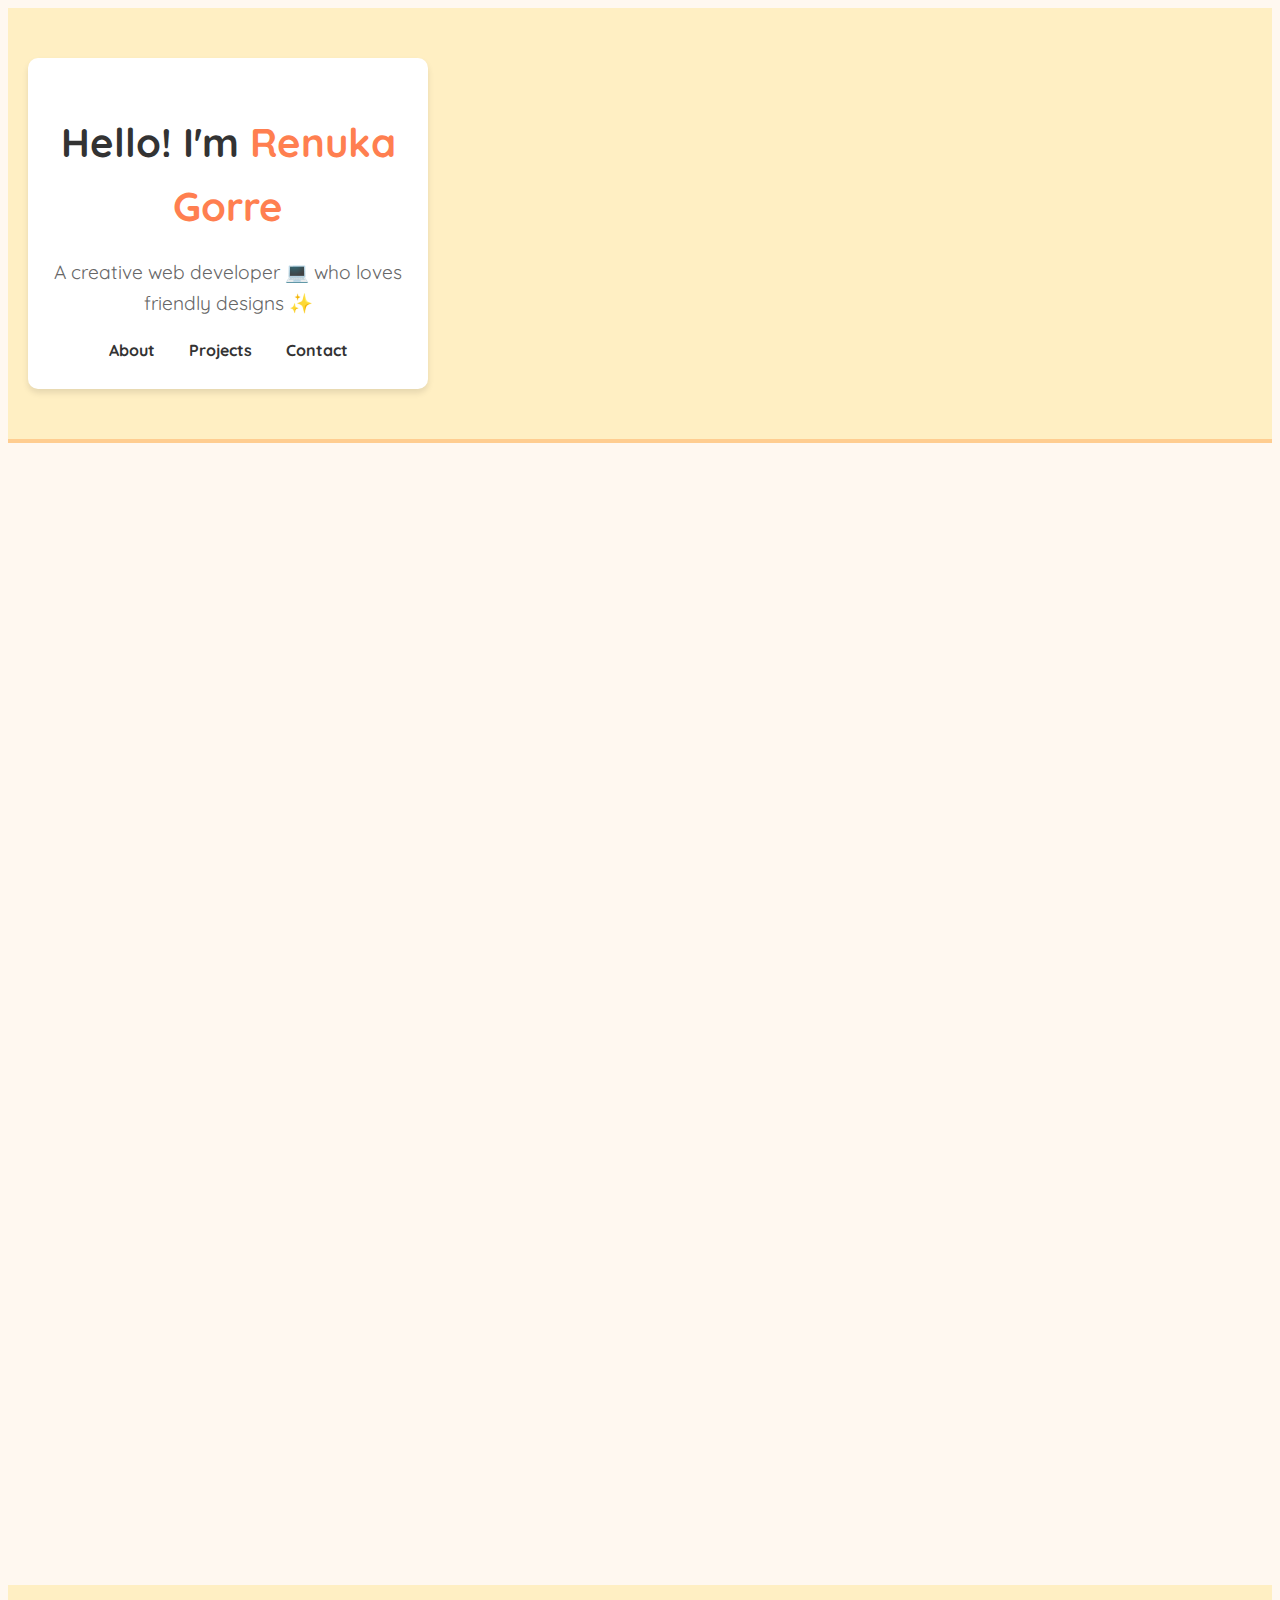
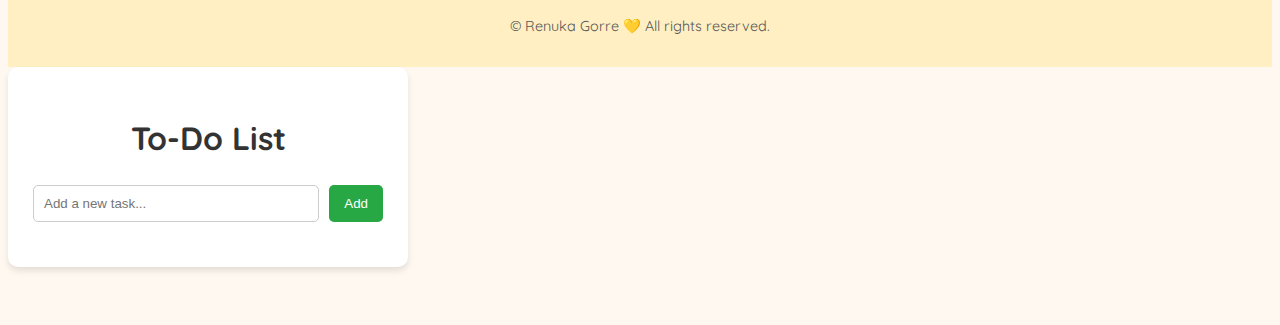
<file: index.html>
<!DOCTYPE html>
<html lang="en">
<head>
  <meta charset="UTF-8" />
  <meta name="viewport" content="width=device-width, initial-scale=1.0"/>
  <title>My Portfolio</title>
  <link rel="stylesheet" href="style.css" />
  <link href="https://fonts.googleapis.com/css2?family=Quicksand:wght@400;700&display=swap" rel="stylesheet">
  <script defer src="script.js"></script>
</head>
<body>
  <header>
    <div class="container">
      <h1>Hello! I'm <span class="highlight">Renuka Gorre</span></h1>
      <p class="subtitle">A creative web developer 💻 who loves friendly designs ✨</p>
      <nav>
        <a href="#about">About</a>
        <a href="#projects">Projects</a>
        <a href="#contact">Contact</a>
      </nav>
    </div>
  </header>

  <main>
    <section id="about" class="fade-section">
      <h2>🌱 About Me</h2>
      <p>I'm a cheerful front-end developer who enjoys turning ideas into user-friendly websites. I love clean code, coffee, and CSS animations! I’m a web developer with a love for clean code, modern design, and building digital experiences that make a difference. From responsive front-end interfaces to dynamic back-end systems, I enjoy the full spectrum of web development. Every line of code I write is driven by a desire to solve problems, improve user experiences, and continuously learn and grow in this ever-evolving field.</p>
    </section>

    <section id="projects" class="fade-section">
      <h2>🚀 Projects</h2>
      <div class="project">
        <h3>Portfolio Website</h3>
        <p>A happy and responsive portfolio site made with love, HTML, CSS & JavaScript.</p>
      </div>
      <div class="project">
        <h3>To-Do App</h3>
        <p>A friendly little app that helps users keep track of their daily tasks.</p>
      </div>
    </section>

    <section id="contact" class="fade-section">
      <h2>📬 Contact</h2>
      <p>Email: renukagorre80@gmail.com</p>
      <p>GitHub: <a href="https://github.com/Renuka618">github Profile</a></p>
      <p>Linkedin: <a href="https://www.linkedin.com/in/renuka-gorre-2b53212a5">Linkedin Profile</a></p>
      
      <a href=""D:\Resumes\cv.pdf">My Resume</a>
    </section>
  </main>

  <footer>
    <p>&copy; <span id="year"></span> Renuka Gorre 💛 All rights reserved.</p>
  </footer>

  <button id="backToTop">⬆</button>
  <title>To-Do List</title>
  <link rel="stylesheet" href="style.css" />
</head>
<body>
  <div class="container">
    <h1>To-Do List</h1>
    <div class="input-section">
      <input type="text" id="task-input" placeholder="Add a new task..." />
      <button onclick="addTask()">Add</button>
    </div>
    <ul id="task-list"></ul>
  </div>

  <script src="script.js"></script>
</body>
</html>
</file>
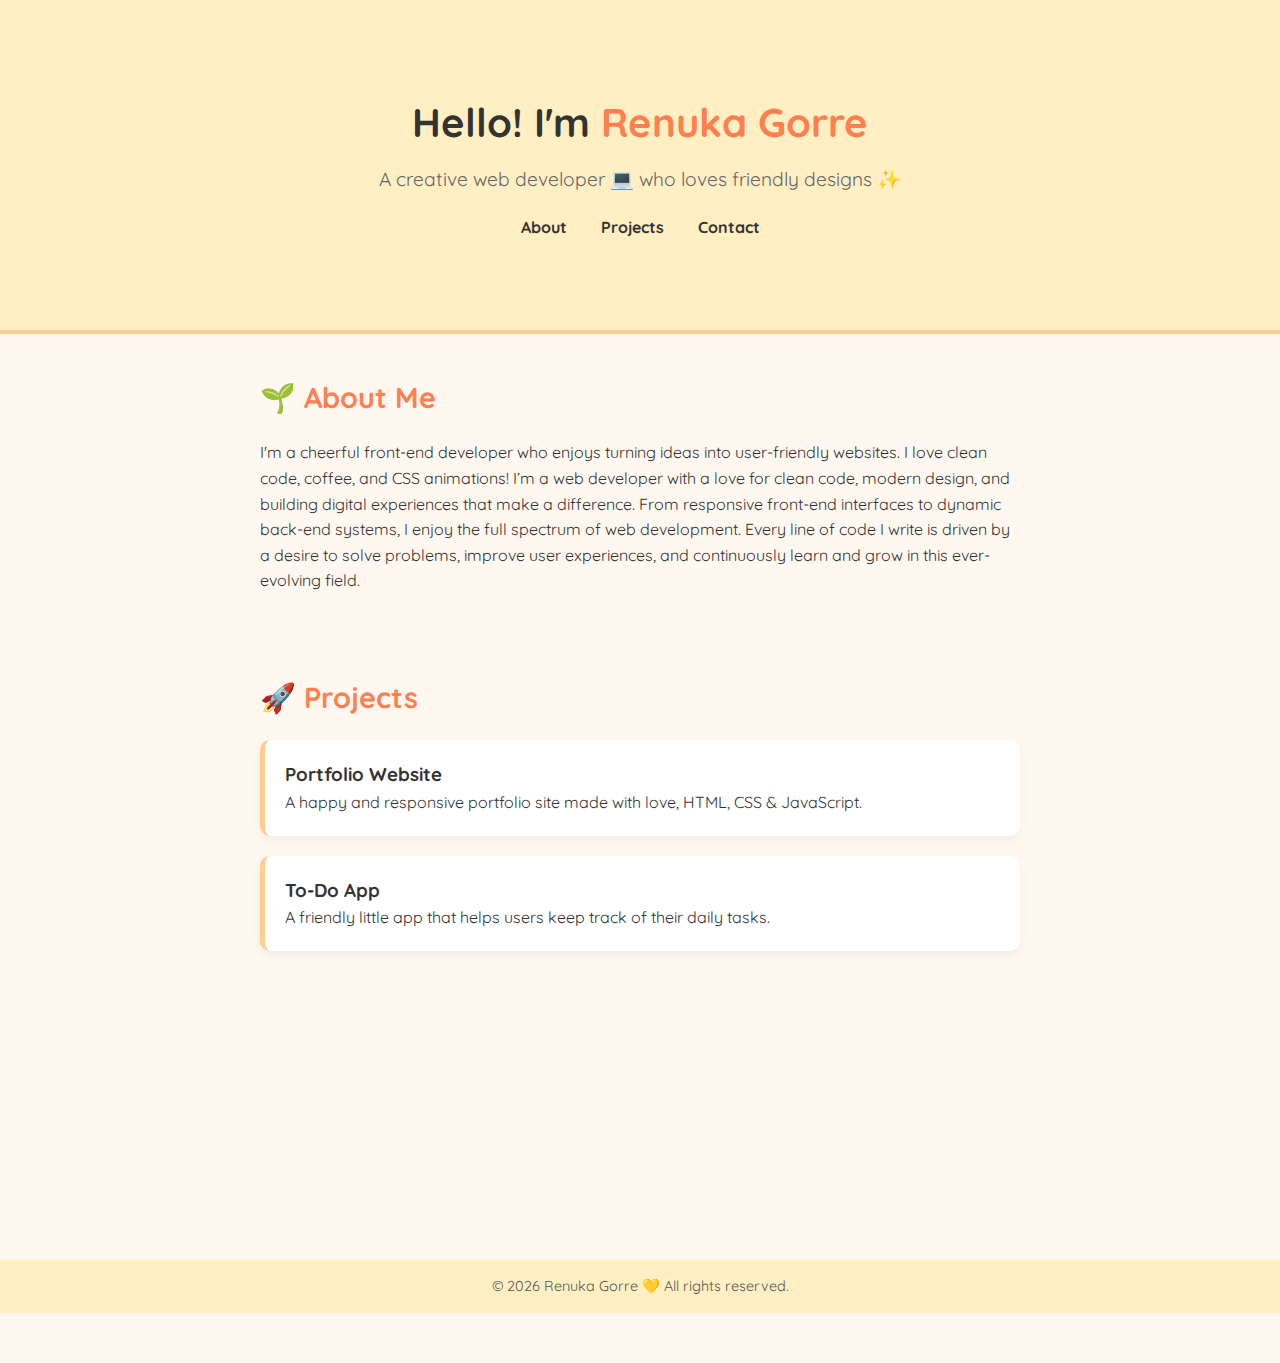
<file: Portfolio/index.html>
<!DOCTYPE html>
<html lang="en">
<head>
  <meta charset="UTF-8" />
  <meta name="viewport" content="width=device-width, initial-scale=1.0"/>
  <title>My Portfolio</title>
  <link rel="stylesheet" href="style.css" />
  <link href="https://fonts.googleapis.com/css2?family=Quicksand:wght@400;700&display=swap" rel="stylesheet">
  <script defer src="script.js"></script>
</head>
<body>
  <header>
    <div class="container">
      <h1>Hello! I'm <span class="highlight">Renuka Gorre</span></h1>
      <p class="subtitle">A creative web developer 💻 who loves friendly designs ✨</p>
      <nav>
        <a href="#about">About</a>
        <a href="#projects">Projects</a>
        <a href="#contact">Contact</a>
      </nav>
    </div>
  </header>

  <main>
    <section id="about" class="fade-section">
      <h2>🌱 About Me</h2>
      <p>I'm a cheerful front-end developer who enjoys turning ideas into user-friendly websites. I love clean code, coffee, and CSS animations! I’m a web developer with a love for clean code, modern design, and building digital experiences that make a difference. From responsive front-end interfaces to dynamic back-end systems, I enjoy the full spectrum of web development. Every line of code I write is driven by a desire to solve problems, improve user experiences, and continuously learn and grow in this ever-evolving field.</p>
    </section>

    <section id="projects" class="fade-section">
      <h2>🚀 Projects</h2>
      <div class="project">
        <h3>Portfolio Website</h3>
        <p>A happy and responsive portfolio site made with love, HTML, CSS & JavaScript.</p>
      </div>
      <div class="project">
        <h3>To-Do App</h3>
        <p>A friendly little app that helps users keep track of their daily tasks.</p>
      </div>
    </section>

    <section id="contact" class="fade-section">
      <h2>📬 Contact</h2>
      <p>Email: renukagorre80@gmail.com</p>
      <p>GitHub: <a href="https://github.com/Renuka618">github Profile</a></p>
      <p>Linkedin: <a href="https://www.linkedin.com/in/renuka-gorre-2b53212a5">Linkedin Profile</a></p>
      
      <a href=""D:\Resumes\cv.pdf">My Resume</a>
    </section>
  </main>

  <footer>
    <p>&copy; <span id="year"></span> Renuka Gorre 💛 All rights reserved.</p>
  </footer>

  <button id="backToTop">⬆</button>
</body>
</html>
</file>
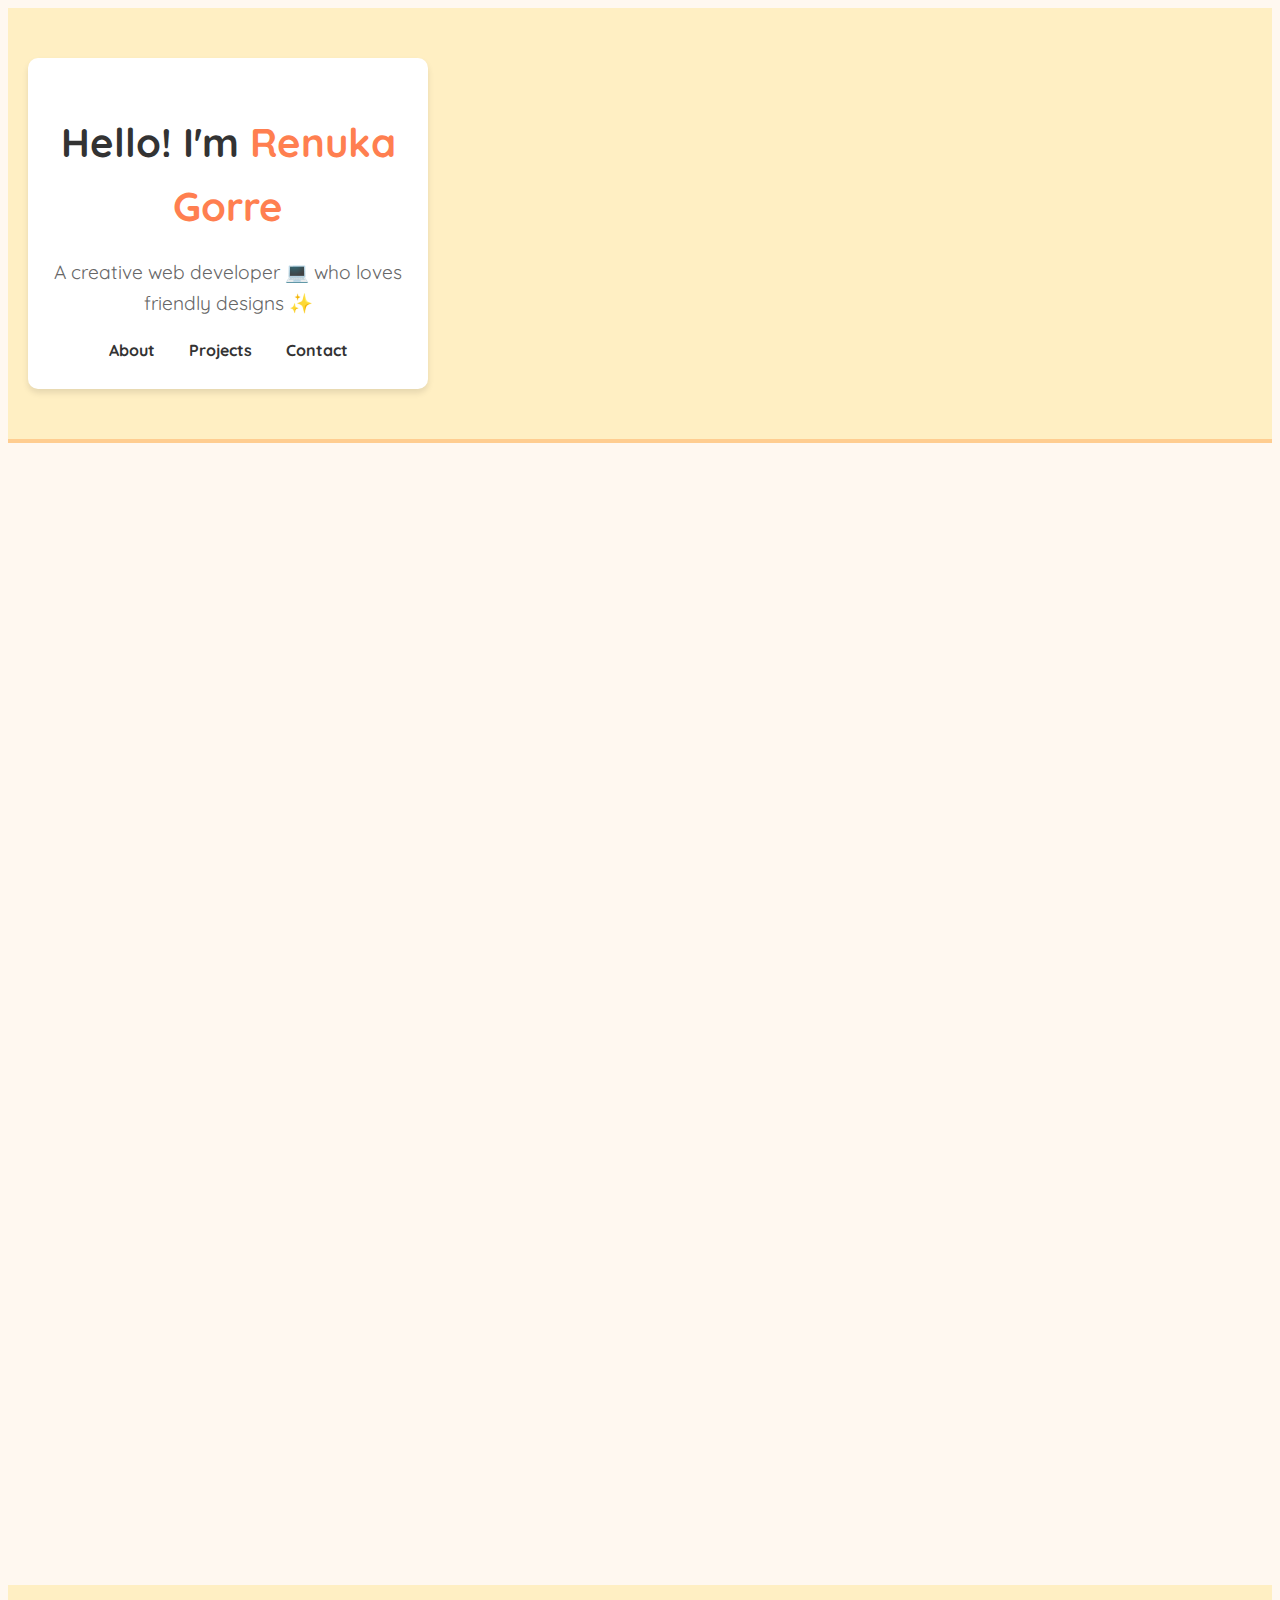
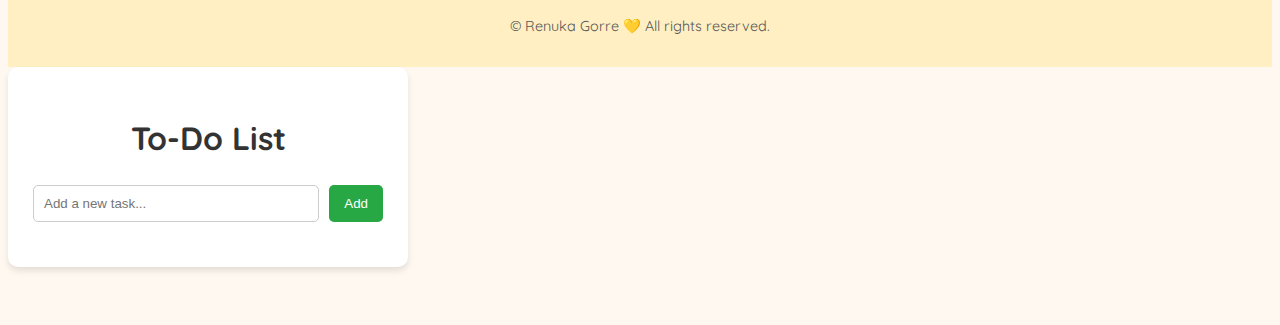
<file: To Do List/index.html>
<!DOCTYPE html>
<html lang="en">
<head>
  <meta charset="UTF-8" />
  <meta name="viewport" content="width=device-width, initial-scale=1.0"/>
  <title>My Portfolio</title>
  <link rel="stylesheet" href="style.css" />
  <link href="https://fonts.googleapis.com/css2?family=Quicksand:wght@400;700&display=swap" rel="stylesheet">
  <script defer src="script.js"></script>
</head>
<body>
  <header>
    <div class="container">
      <h1>Hello! I'm <span class="highlight">Renuka Gorre</span></h1>
      <p class="subtitle">A creative web developer 💻 who loves friendly designs ✨</p>
      <nav>
        <a href="#about">About</a>
        <a href="#projects">Projects</a>
        <a href="#contact">Contact</a>
      </nav>
    </div>
  </header>

  <main>
    <section id="about" class="fade-section">
      <h2>🌱 About Me</h2>
      <p>I'm a cheerful front-end developer who enjoys turning ideas into user-friendly websites. I love clean code, coffee, and CSS animations! I’m a web developer with a love for clean code, modern design, and building digital experiences that make a difference. From responsive front-end interfaces to dynamic back-end systems, I enjoy the full spectrum of web development. Every line of code I write is driven by a desire to solve problems, improve user experiences, and continuously learn and grow in this ever-evolving field.</p>
    </section>

    <section id="projects" class="fade-section">
      <h2>🚀 Projects</h2>
      <div class="project">
        <h3>Portfolio Website</h3>
        <p>A happy and responsive portfolio site made with love, HTML, CSS & JavaScript.</p>
      </div>
      <div class="project">
        <h3>To-Do App</h3>
        <p>A friendly little app that helps users keep track of their daily tasks.</p>
      </div>
    </section>

    <section id="contact" class="fade-section">
      <h2>📬 Contact</h2>
      <p>Email: renukagorre80@gmail.com</p>
      <p>GitHub: <a href="https://github.com/Renuka618">github Profile</a></p>
      <p>Linkedin: <a href="https://www.linkedin.com/in/renuka-gorre-2b53212a5">Linkedin Profile</a></p>
      
      <a href=""D:\Resumes\cv.pdf">My Resume</a>
    </section>
  </main>

  <footer>
    <p>&copy; <span id="year"></span> Renuka Gorre 💛 All rights reserved.</p>
  </footer>

  <button id="backToTop">⬆</button>
  <title>To-Do List</title>
  <link rel="stylesheet" href="style.css" />
</head>
<body>
  <div class="container">
    <h1>To-Do List</h1>
    <div class="input-section">
      <input type="text" id="task-input" placeholder="Add a new task..." />
      <button onclick="addTask()">Add</button>
    </div>
    <ul id="task-list"></ul>
  </div>

  <script src="script.js"></script>
</body>
</html>
</file>
<file: style.css>
<<<<<<< HEAD
/* Friendly Portfolio CSS */

* {
  margin: 0;
  padding: 0;
  box-sizing: border-box;
}

html {
  scroll-behavior: smooth;
}

body {
  font-family: 'Quicksand', sans-serif;
  background-color: #fff8f0;
  color: #333;
  line-height: 1.6;
  padding-bottom: 50px;
}

.container {
  text-align: center;
  padding: 40px 20px;
}

header {
  background-color: #ffefc3;
  padding: 50px 20px;
  border-bottom: 4px solid #ffcd90;
}

header h1 {
  font-size: 2.5rem;
  margin-bottom: 10px;
}

header .highlight {
  color: #ff7f50;
}

.subtitle {
  font-size: 1.2rem;
  color: #666;
  margin-bottom: 20px;
}

nav a {
  margin: 0 15px;
  text-decoration: none;
  color: #333;
  font-weight: bold;
  transition: color 0.3s;
}

nav a:hover {
  color: #ff7f50;
}

section {
  padding: 40px 20px;
  max-width: 800px;
  margin: auto;
}

h2 {
  font-size: 1.8rem;
  color: #ff7f50;
  margin-bottom: 20px;
}

.project {
  background-color: #fff;
  padding: 20px;
  margin-bottom: 20px;
  border-left: 5px solid #ffcd90;
  border-radius: 10px;
  box-shadow: 0 4px 10px rgba(0,0,0,0.05);
  transition: transform 0.3s;
}

.project:hover {
  transform: scale(1.02);
}

.btn {
  background-color: #ff7f50;
  color: white;
  padding: 12px 24px;
  text-decoration: none;
  border-radius: 25px;
  font-weight: bold;
  display: inline-block;
  margin-top: 15px;
  transition: background 0.3s;
}

.btn:hover {
  background-color: #e5673c;
}

/* Fade Animation */
.fade-section {
  opacity: 0;
  transform: translateY(30px);
  transition: opacity 0.8s ease, transform 0.8s ease;
}

.fade-section.visible {
  opacity: 1;
  transform: translateY(0);
}

/* Footer */
footer {
  text-align: center;
  background-color: #ffefc3;
  padding: 15px;
  color: #555;
  font-size: 0.9rem;
}

/* Back to Top Button */
#backToTop {
  position: fixed;
  bottom: 25px;
  right: 25px;
  display: none;
  background: #ff7f50;
  color: white;
  border: none;
  padding: 12px;
  border-radius: 50%;
  font-size: 18px;
  cursor: pointer;
  box-shadow: 0 4px 8px rgba(0,0,0,0.2);
  transition: background 0.3s;
}

#backToTop:hover {
  background: #e5673c;
}

=======
body {
  font-family: Arial, sans-serif;
  background-color: #f2f2f2;
  display: flex;
  justify-content: center;
  align-items: flex-start;
  padding-top: 50px;
  min-height: 100vh;
}

.container {
  background-color: #fff;
  padding: 25px;
  border-radius: 10px;
  width: 350px;
  box-shadow: 0 4px 6px rgba(0,0,0,0.1);
}

h1 {
  text-align: center;
  margin-bottom: 20px;
}

.input-section {
  display: flex;
  gap: 10px;
  margin-bottom: 20px;
}

#task-input {
  flex-grow: 1;
  padding: 10px;
  border: 1px solid #ccc;
  border-radius: 5px;
}

button {
  padding: 10px 15px;
  border: none;
  background-color: #28a745;
  color: white;
  border-radius: 5px;
  cursor: pointer;
}

button:hover {
  background-color: #218838;
}

ul {
  list-style: none;
  padding: 0;
}

li {
  padding: 10px;
  border-bottom: 1px solid #ddd;
  display: flex;
  justify-content: space-between;
  align-items: center;
}

li.completed span {
  text-decoration: line-through;
  color: gray;
}

.actions {
  display: flex;
  gap: 8px;
}

.actions button {
  background-color: #007bff;
  padding: 5px;
  font-size: 14px;
}

.actions button.delete {
  background-color: #dc3545;
}

.actions button.edit {
  background-color: #ffc107;
}
>>>>>>> 2781a2e (initial commit)
</file>
<file: Portfolio/style.css>
/* Friendly Portfolio CSS */

* {
  margin: 0;
  padding: 0;
  box-sizing: border-box;
}

html {
  scroll-behavior: smooth;
}

body {
  font-family: 'Quicksand', sans-serif;
  background-color: #fff8f0;
  color: #333;
  line-height: 1.6;
  padding-bottom: 50px;
}

.container {
  text-align: center;
  padding: 40px 20px;
}

header {
  background-color: #ffefc3;
  padding: 50px 20px;
  border-bottom: 4px solid #ffcd90;
}

header h1 {
  font-size: 2.5rem;
  margin-bottom: 10px;
}

header .highlight {
  color: #ff7f50;
}

.subtitle {
  font-size: 1.2rem;
  color: #666;
  margin-bottom: 20px;
}

nav a {
  margin: 0 15px;
  text-decoration: none;
  color: #333;
  font-weight: bold;
  transition: color 0.3s;
}

nav a:hover {
  color: #ff7f50;
}

section {
  padding: 40px 20px;
  max-width: 800px;
  margin: auto;
}

h2 {
  font-size: 1.8rem;
  color: #ff7f50;
  margin-bottom: 20px;
}

.project {
  background-color: #fff;
  padding: 20px;
  margin-bottom: 20px;
  border-left: 5px solid #ffcd90;
  border-radius: 10px;
  box-shadow: 0 4px 10px rgba(0,0,0,0.05);
  transition: transform 0.3s;
}

.project:hover {
  transform: scale(1.02);
}

.btn {
  background-color: #ff7f50;
  color: white;
  padding: 12px 24px;
  text-decoration: none;
  border-radius: 25px;
  font-weight: bold;
  display: inline-block;
  margin-top: 15px;
  transition: background 0.3s;
}

.btn:hover {
  background-color: #e5673c;
}

/* Fade Animation */
.fade-section {
  opacity: 0;
  transform: translateY(30px);
  transition: opacity 0.8s ease, transform 0.8s ease;
}

.fade-section.visible {
  opacity: 1;
  transform: translateY(0);
}

/* Footer */
footer {
  text-align: center;
  background-color: #ffefc3;
  padding: 15px;
  color: #555;
  font-size: 0.9rem;
}

/* Back to Top Button */
#backToTop {
  position: fixed;
  bottom: 25px;
  right: 25px;
  display: none;
  background: #ff7f50;
  color: white;
  border: none;
  padding: 12px;
  border-radius: 50%;
  font-size: 18px;
  cursor: pointer;
  box-shadow: 0 4px 8px rgba(0,0,0,0.2);
  transition: background 0.3s;
}

#backToTop:hover {
  background: #e5673c;
}
</file>
<file: To Do List/style.css>
<<<<<<< HEAD
/* Friendly Portfolio CSS */

* {
  margin: 0;
  padding: 0;
  box-sizing: border-box;
}

html {
  scroll-behavior: smooth;
}

body {
  font-family: 'Quicksand', sans-serif;
  background-color: #fff8f0;
  color: #333;
  line-height: 1.6;
  padding-bottom: 50px;
}

.container {
  text-align: center;
  padding: 40px 20px;
}

header {
  background-color: #ffefc3;
  padding: 50px 20px;
  border-bottom: 4px solid #ffcd90;
}

header h1 {
  font-size: 2.5rem;
  margin-bottom: 10px;
}

header .highlight {
  color: #ff7f50;
}

.subtitle {
  font-size: 1.2rem;
  color: #666;
  margin-bottom: 20px;
}

nav a {
  margin: 0 15px;
  text-decoration: none;
  color: #333;
  font-weight: bold;
  transition: color 0.3s;
}

nav a:hover {
  color: #ff7f50;
}

section {
  padding: 40px 20px;
  max-width: 800px;
  margin: auto;
}

h2 {
  font-size: 1.8rem;
  color: #ff7f50;
  margin-bottom: 20px;
}

.project {
  background-color: #fff;
  padding: 20px;
  margin-bottom: 20px;
  border-left: 5px solid #ffcd90;
  border-radius: 10px;
  box-shadow: 0 4px 10px rgba(0,0,0,0.05);
  transition: transform 0.3s;
}

.project:hover {
  transform: scale(1.02);
}

.btn {
  background-color: #ff7f50;
  color: white;
  padding: 12px 24px;
  text-decoration: none;
  border-radius: 25px;
  font-weight: bold;
  display: inline-block;
  margin-top: 15px;
  transition: background 0.3s;
}

.btn:hover {
  background-color: #e5673c;
}

/* Fade Animation */
.fade-section {
  opacity: 0;
  transform: translateY(30px);
  transition: opacity 0.8s ease, transform 0.8s ease;
}

.fade-section.visible {
  opacity: 1;
  transform: translateY(0);
}

/* Footer */
footer {
  text-align: center;
  background-color: #ffefc3;
  padding: 15px;
  color: #555;
  font-size: 0.9rem;
}

/* Back to Top Button */
#backToTop {
  position: fixed;
  bottom: 25px;
  right: 25px;
  display: none;
  background: #ff7f50;
  color: white;
  border: none;
  padding: 12px;
  border-radius: 50%;
  font-size: 18px;
  cursor: pointer;
  box-shadow: 0 4px 8px rgba(0,0,0,0.2);
  transition: background 0.3s;
}

#backToTop:hover {
  background: #e5673c;
}

=======
body {
  font-family: Arial, sans-serif;
  background-color: #f2f2f2;
  display: flex;
  justify-content: center;
  align-items: flex-start;
  padding-top: 50px;
  min-height: 100vh;
}

.container {
  background-color: #fff;
  padding: 25px;
  border-radius: 10px;
  width: 350px;
  box-shadow: 0 4px 6px rgba(0,0,0,0.1);
}

h1 {
  text-align: center;
  margin-bottom: 20px;
}

.input-section {
  display: flex;
  gap: 10px;
  margin-bottom: 20px;
}

#task-input {
  flex-grow: 1;
  padding: 10px;
  border: 1px solid #ccc;
  border-radius: 5px;
}

button {
  padding: 10px 15px;
  border: none;
  background-color: #28a745;
  color: white;
  border-radius: 5px;
  cursor: pointer;
}

button:hover {
  background-color: #218838;
}

ul {
  list-style: none;
  padding: 0;
}

li {
  padding: 10px;
  border-bottom: 1px solid #ddd;
  display: flex;
  justify-content: space-between;
  align-items: center;
}

li.completed span {
  text-decoration: line-through;
  color: gray;
}

.actions {
  display: flex;
  gap: 8px;
}

.actions button {
  background-color: #007bff;
  padding: 5px;
  font-size: 14px;
}

.actions button.delete {
  background-color: #dc3545;
}

.actions button.edit {
  background-color: #ffc107;
}
>>>>>>> 2781a2e (initial commit)
</file>
